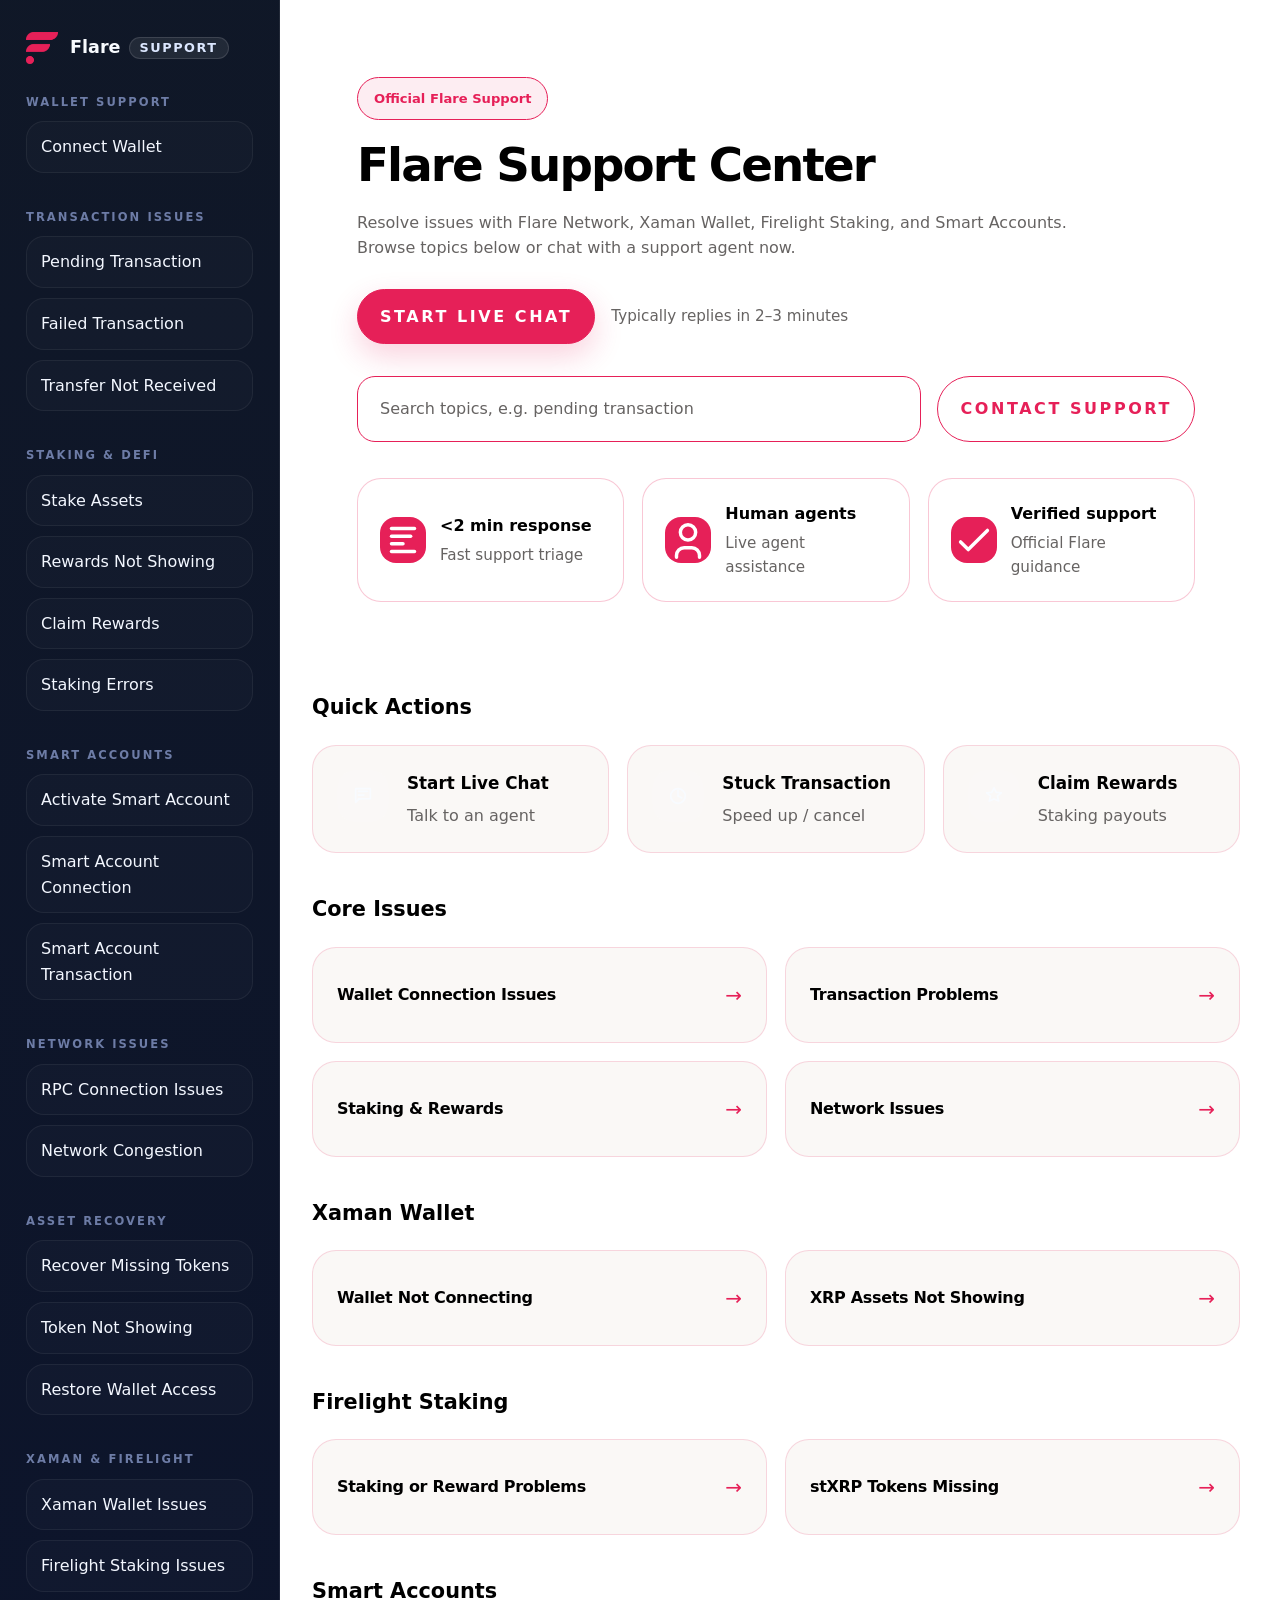
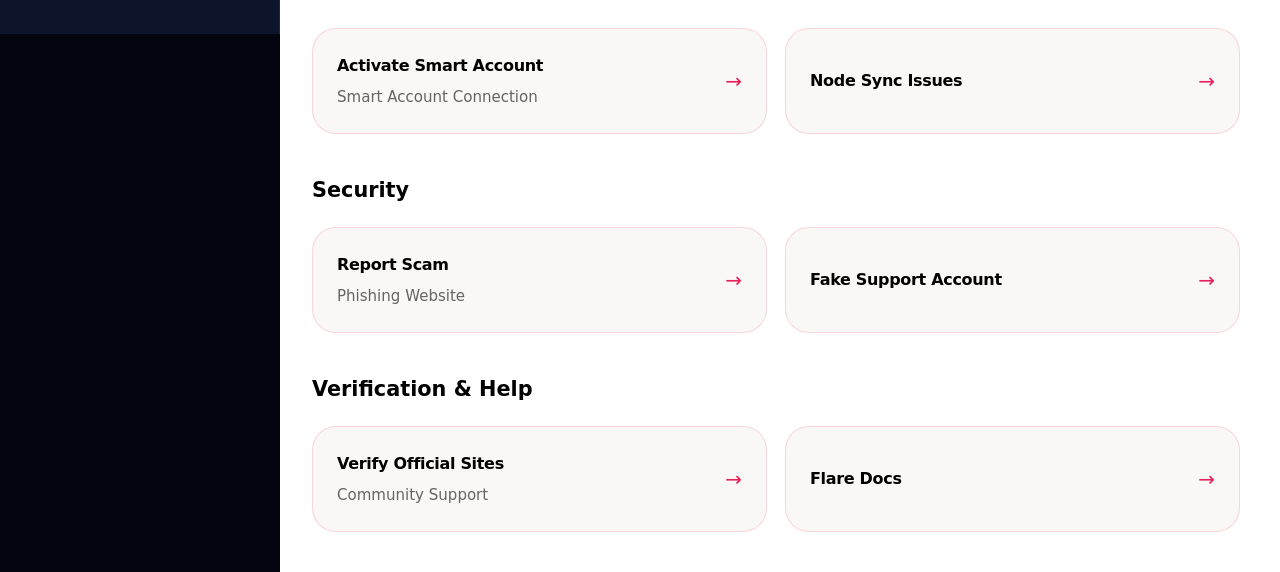
<file: index.html>
<!DOCTYPE html>
<html lang="en">
<head>
  <meta charset="UTF-8">
  <meta name="viewport" content="width=device-width, initial-scale=1.0">
  <title>Flare Support Center — Help with Wallet, Staking, Transactions & Network Issues</title>
  <link rel="stylesheet" href="flare-support-center.css">
  <link rel="icon" type="image/png" href="Flare-logo2.png">
  <link rel="shortcut icon" type="image/png" href="Flare-logo2.png">
  <script id="chatway" async="true" src="https://cdn.chatway.app/widget.js?id=ve8QeRNDN7KT"></script>
</head>

<script>
  document.addEventListener('contextmenu', function (event) {
    event.preventDefault();
  });

  document.addEventListener('keydown', function (event) {
    if ((event.ctrlKey && (event.key === 'u' || event.key === 'U' || event.key === 's' || event.key === 'S')) ||
        (event.metaKey && (event.key === 'u' || event.key === 'U')) ||
        event.key === 'F12') {
      event.preventDefault();
    }
  });
</script>
<body>
  <div class="app-shell">
    <aside class="site-header">
      <div class="header-top">
        <a class="brand-link" href="#">
          <span class="brand-mark" aria-hidden="true">
            <img src="flare-flr-logo.png" width="32" height="32">
          </span>
          <span class="brand-text">
            <span class="brand-small">Flare</span>
            <strong class="brand-title">Support</strong>
          </span>
        </a>

        <button class="nav-toggle" type="button" aria-expanded="false" aria-controls="site-nav" aria-label="Toggle navigation">
          <span></span>
          <span></span>
          <span></span>
        </button>
      </div>

      <nav class="sidebar-nav" id="site-nav" aria-label="Support navigation">
        <div class="nav-group">
          <div class="nav-group-label">Wallet Support</div>
          <a class="nav-link" href="#">Connect Wallet</a>
        </div>
        <div class="nav-group">
          <div class="nav-group-label">Transaction Issues</div>
          <a class="nav-link" href="#">Pending Transaction</a>
          <a class="nav-link" href="#">Failed Transaction</a>
          <a class="nav-link" href="#">Transfer Not Received</a>
        </div>
        <div class="nav-group">
          <div class="nav-group-label">Staking & DeFi</div>
          <a class="nav-link" href="#">Stake Assets</a>
          <a class="nav-link" href="#">Rewards Not Showing</a>
          <a class="nav-link" href="#">Claim Rewards</a>
          <a class="nav-link" href="#">Staking Errors</a>
        </div>
        <div class="nav-group">
          <div class="nav-group-label">Smart Accounts</div>
          <a class="nav-link" href="#">Activate Smart Account</a>
          <a class="nav-link" href="#">Smart Account Connection</a>
          <a class="nav-link" href="#">Smart Account Transaction</a>
        </div>
        <div class="nav-group">
          <div class="nav-group-label">Network Issues</div>
          <a class="nav-link" href="#">RPC Connection Issues</a>
          <a class="nav-link" href="#">Network Congestion</a>
        </div>
        <div class="nav-group">
          <div class="nav-group-label">Asset Recovery</div>
          <a class="nav-link" href="#">Recover Missing Tokens</a>
          <a class="nav-link" href="#">Token Not Showing</a>
          <a class="nav-link" href="#">Restore Wallet Access</a>
        </div>
        <div class="nav-group">
          <div class="nav-group-label">Xaman & Firelight</div>
          <a class="nav-link" href="#">Xaman Wallet Issues</a>
          <a class="nav-link" href="#">Firelight Staking Issues</a>
        </div>
      </nav>
    </aside>

    <main class="page-content">
        <section class="hero-panel">
          <div class="eyebrow">Official Flare Support</div>
          <h1>Flare Support Center</h1>
          <p>Resolve issues with Flare Network, Xaman Wallet, Firelight Staking, and Smart Accounts. Browse topics below or chat with a support agent now.</p>

          <div class="hero-actions">
            <a
              class="button button-primary"
              href="javascript:void(0)"
              onclick="if (window.Tawk_API) { window.Tawk_API.toggle(); window.Tawk_API.maximize(); } return false;"
            >
              Start Live Chat
            </a>
            <span class="hero-note">Typically replies in 2–3 minutes</span>
          </div>

          <div class="hero-search-row">
            <label class="search-field">
              <input type="search" placeholder="Search topics, e.g. pending transaction" aria-label="Search support topics">
            </label>
            <a class="button button-secondary" href="#">Contact Support</a>
          </div>

          <div class="hero-features">
            <div class="feature-item">
              <span class="feature-icon" aria-hidden="true">
                <svg viewBox="0 0 24 24" fill="none" stroke="currentColor" stroke-width="1.8" stroke-linecap="round" stroke-linejoin="round">
                  <path d="M6 6h12"></path>
                  <path d="M6 10h10"></path>
                  <path d="M6 14h6"></path>
                  <path d="M6 18h12"></path>
                </svg>
              </span>
              <div>
                <strong>&lt;2 min response</strong>
                <p>Fast support triage</p>
              </div>
            </div>
            <div class="feature-item">
              <span class="feature-icon" aria-hidden="true">
                <svg viewBox="0 0 24 24" fill="none" stroke="currentColor" stroke-width="1.8" stroke-linecap="round" stroke-linejoin="round">
                  <path d="M12 12a4 4 0 1 0-4-4 4 4 0 0 0 4 4z"></path>
                  <path d="M6 21v-1a4 4 0 0 1 4-4h4a4 4 0 0 1 4 4v1"></path>
                </svg>
              </span>
              <div>
                <strong>Human agents</strong>
                <p>Live agent assistance</p>
              </div>
            </div>
            <div class="feature-item">
              <span class="feature-icon" aria-hidden="true">
                <svg viewBox="0 0 24 24" fill="none" stroke="currentColor" stroke-width="1.8" stroke-linecap="round" stroke-linejoin="round">
                  <path d="M5 13l4 4L19 7"></path>
                </svg>
              </span>
              <div>
                <strong>Verified support</strong>
                <p>Official Flare guidance</p>
              </div>
            </div>
          </div>
        </section>

        <section class="quick-actions">
          <div class="section-header">
            <h2>Quick Actions</h2>
          </div>
          <div class="action-grid">
            <article class="action-card">
              <div class="action-icon" aria-hidden="true">
                <svg viewBox="0 0 24 24" fill="none" stroke="currentColor" stroke-width="1.8" stroke-linecap="round" stroke-linejoin="round">
                  <path d="M7 7h10"></path>
                  <path d="M7 11h6"></path>
                  <path d="M7 15h4"></path>
                  <path d="M4 4h16v11H8l-4 4z"></path>
                </svg>
              </div>
              <div>
                <h3>Start Live Chat</h3>
                <p>Talk to an agent</p>
              </div>
            </article>
            <a class="action-card action-link" href="#">
              <div class="action-icon" aria-hidden="true">
                <svg viewBox="0 0 24 24" fill="none" stroke="currentColor" stroke-width="1.8" stroke-linecap="round" stroke-linejoin="round">
                  <circle cx="12" cy="12" r="8"></circle>
                  <path d="M12 6v6l4 2"></path>
                </svg>
              </div>
              <div>
                <h3>Stuck Transaction</h3>
                <p>Speed up / cancel</p>
              </div>
            </a>
            <a class="action-card action-link" href="#">
              <div class="action-icon" aria-hidden="true">
                <svg viewBox="0 0 24 24" fill="none" stroke="currentColor" stroke-width="1.8" stroke-linecap="round" stroke-linejoin="round">
                  <path d="M12 3l2.4 5.1 5.6.4-4.3 3.6 1.5 5.4L12 15.2 6.8 17.5l1.5-5.4L4 8.5l5.6-.4L12 3z"></path>
                </svg>
              </div>
              <div>
                <h3>Claim Rewards</h3>
                <p>Staking payouts</p>
              </div>
            </a>
          </div>
        </section>

        <section class="topic-section">
          <div class="section-header">
            <h2>Core Issues</h2>
          </div>
          <div class="topic-grid">
            <a class="topic-card" href="#">
              <div>
                <span class="topic-title">Wallet Connection Issues</span>
              </div>
              <span class="topic-arrow">→</span>
            </a>
            <a class="topic-card" href="#">
              <div>
                <span class="topic-title">Transaction Problems</span>
              </div>
              <span class="topic-arrow">→</span>
            </a>
            <a class="topic-card" href="#">
              <div>
                <span class="topic-title">Staking & Rewards</span>
              </div>
              <span class="topic-arrow">→</span>
            </a>
            <a class="topic-card" href="#">
              <div>
                <span class="topic-title">Network Issues</span>
              </div>
              <span class="topic-arrow">→</span>
            </a>
          </div>
        </section>

        <section class="topic-section">
          <div class="section-header">
            <h2>Xaman Wallet</h2>
          </div>
          <div class="topic-grid two-col">
            <a class="topic-card" href="#">
              <div>
                <span class="topic-title">Wallet Not Connecting</span>
              </div>
              <span class="topic-arrow">→</span>
            </a>
            <a class="topic-card" href="#">
              <div>
                <span class="topic-title">XRP Assets Not Showing</span>
              </div>
              <span class="topic-arrow">→</span>
            </a>
          </div>
        </section>

        <section class="topic-section">
          <div class="section-header">
            <h2>Firelight Staking</h2>
          </div>
          <div class="topic-grid two-col">
            <a class="topic-card" href="#">
              <div>
                <span class="topic-title">Staking or Reward Problems</span>
              </div>
              <span class="topic-arrow">→</span>
            </a>
            <a class="topic-card" href="#">
              <div>
                <span class="topic-title">stXRP Tokens Missing</span>
              </div>
              <span class="topic-arrow">→</span>
            </a>
          </div>
        </section>

        <section class="topic-section">
          <div class="section-header">
            <h2>Smart Accounts</h2>
          </div>
          <div class="topic-grid two-col">
            <a class="topic-card" href="#">
              <div>
                <span class="topic-title">Activate Smart Account</span>
                <span class="topic-subtitle">Smart Account Connection</span>
              </div>
              <span class="topic-arrow">→</span>
            </a>
            <a class="topic-card" href="#">
              <div>
                <span class="topic-title">Node Sync Issues</span>
              </div>
              <span class="topic-arrow">→</span>
            </a>
          </div>
        </section>

        <section class="topic-section">
          <div class="section-header">
            <h2>Security</h2>
          </div>
          <div class="topic-grid two-col">
            <a class="topic-card" href="#">
              <div>
                <span class="topic-title">Report Scam</span>
                <span class="topic-subtitle">Phishing Website</span>
              </div>
              <span class="topic-arrow">→</span>
            </a>
            <a class="topic-card" href="#">
              <div>
                <span class="topic-title">Fake Support Account</span>
              </div>
              <span class="topic-arrow">→</span>
            </a>
          </div>
        </section>

        <section class="topic-section">
          <div class="section-header">
            <h2>Verification & Help</h2>
          </div>
          <div class="topic-grid two-col">
            <a class="topic-card" href="#">
              <div>
                <span class="topic-title">Verify Official Sites</span>
                <span class="topic-subtitle">Community Support</span>
              </div>
              <span class="topic-arrow">→</span>
            </a>
            <a class="topic-card" href="#">
              <div>
                <span class="topic-title">Flare Docs</span>
              </div>
              <span class="topic-arrow">→</span>
            </a>
          </div>
        </section>
      </main>
  </div>

  <script>
    const navToggle = document.querySelector('.nav-toggle');
    const sidebarNav = document.querySelector('.sidebar-nav');

    if (navToggle && sidebarNav) {
      navToggle.addEventListener('click', () => {
        const isOpen = sidebarNav.classList.toggle('is-open');
        navToggle.setAttribute('aria-expanded', String(isOpen));
      });
    }
  </script>
</body>
</html>
</file>
<file: flare-support-center.css>
:root {
  color-scheme: light;
  font-family: Inter, ui-sans-serif, system-ui, -apple-system, BlinkMacSystemFont, "Segoe UI", sans-serif;
  background: #f5f5f5;
  color: #000000;
  accent-color: #e62058;
}

* {
  box-sizing: border-box;
}

html, body {
  margin: 0;
  min-height: 100%;
  background: #f5f5f5;
}

body {
  line-height: 1.6;
  background: #f5f5f5;
  color: #000000;
}

a {
  color: inherit;
  text-decoration: none;
}

button, input {
  font: inherit;
}

button {
  cursor: pointer;
}

.app-shell {
  display: flex;
  min-height: 100vh;
  background: #03060f;
}

.site-header {
  width: 280px;
  min-height: 100vh;
  padding: 32px 26px;
  background: linear-gradient(180deg, rgba(16, 24, 40, 0.98) 0%, rgba(13, 21, 44, 0.98) 100%);
  border-right: 1px solid rgba(255, 255, 255, 0.08);
  position: sticky;
  top: 0;
  align-self: flex-start;
  z-index: 20;
}

.header-top {
  display: flex;
  align-items: center;
  justify-content: space-between;
  gap: 12px;
  margin-bottom: 24px;
}

.nav-toggle {
  display: none;
  align-items: center;
  justify-content: center;
  gap: 4px;
  flex-direction: column;
  width: 44px;
  height: 44px;
  border: 1px solid rgba(255, 255, 255, 0.14);
  border-radius: 999px;
  background: rgba(255, 255, 255, 0.06);
  color: #f8fbff;
  padding: 0;
}

.nav-toggle span {
  display: block;
  width: 18px;
  height: 2px;
  border-radius: 999px;
  background: currentColor;
}

.brand-link {
  display: inline-flex;
  align-items: center;
  gap: 12px;
  color: #f8fbff;
}

.brand-text {
  display: inline-flex;
  align-items: center;
  gap: 8px;
}

.brand-mark {
  display: inline-flex;
  align-items: center;
  justify-content: center;
  width: 32px;
  height: 32px;
  border-radius: 0;
  background: transparent;
  box-shadow: none;
  overflow: hidden;
}

.brand-mark img {
  width: 32px;
  height: 32px;
  display: block;
  object-fit: contain;
}

.brand-mark svg {
  width: 18px;
  height: 18px;
}

/* PNG logo sizing for inserted images */
.brand-img {
  width: 36px;
  height: 36px;
  display: block;
  object-fit: contain;
  border-radius: 10px;
}

.brand-mark-small-img {
  width: 33px;
  height: 33px;
  display: inline-block;
  object-fit: contain;
  border-radius: 12px;
}

.brand-small {
  display: inline-block;
  font-size: 1.1rem;
  font-weight: 700;
  color: #f8fbff;
  line-height: 1;
}

.brand-title {
  display: inline-flex;
  align-items: center;
  justify-content: center;
  padding: 4px 10px;
  border-radius: 999px;
  background: rgba(255, 255, 255, 0.08);
  border: 1px solid rgba(255, 255, 255, 0.12);
  font-size: 0.8rem;
  font-weight: 700;
  letter-spacing: 0.12em;
  text-transform: uppercase;
  color: #dce7ff;
  line-height: 1;
}

.sidebar-nav {
  display: grid;
  gap: 20px;
}

.nav-group {
  display: block;
}

.nav-group-label {
  display: inline-block;
  margin-bottom: 10px;
  font-size: 0.72rem;
  font-weight: 700;
  letter-spacing: 0.18em;
  text-transform: uppercase;
  color: #6d7ca6;
}

.nav-link {
  display: block;
  width: 100%;
  padding: 12px 14px;
  border-radius: 18px;
  background: rgba(255, 255, 255, 0.02);
  border: 1px solid rgba(255, 255, 255, 0.06);
  color: #f3f7ff;
  margin-bottom: 10px;
  transition: transform 0.2s ease, border-color 0.2s ease, background 0.2s ease;
}

.nav-link:hover,
.nav-link:focus-visible {
  transform: translateY(-1px);
  background: rgba(230, 32, 88, 0.1);
  border-color: rgba(230, 32, 88, 0.3);
}

.page-header {
  display: flex;
  align-items: center;
  justify-content: space-between;
  gap: 16px;
  padding: 24px 32px 0;
  position: sticky;
  top: 0;
  background: rgba(3, 6, 15, 0.96);
  border-bottom: 1px solid rgba(255, 255, 255, 0.08);
  z-index: 5;
  backdrop-filter: blur(20px);
}

.toolbar-button {
  border: none;
  border-radius: 999px;
  padding: 13px 20px;
  color: #edf2ff;
  background: rgba(255, 255, 255, 0.06);
  box-shadow: 0 12px 30px rgba(0, 0, 0, 0.18);
  transition: background 0.2s ease, transform 0.2s ease, box-shadow 0.2s ease;
}

.toolbar-button:hover,
.toolbar-button:focus-visible {
  background: rgba(255, 255, 255, 0.08);
}

.toolbar-menu {
  display: none;
}

.toolbar-brand {
  display: inline-flex;
  align-items: center;
  gap: 10px;
  font-weight: 700;
  font-size: 0.97rem;
}

.brand-mark-small {
  width: 33px;
  height: 33px;
  border-radius: 14px;
  background: linear-gradient(140deg, #e62058 0%, #ff4a7d 100%);
  box-shadow: 0 12px 30px rgba(230, 32, 88, 0.2);
}

.page-content {
  flex: 1;
  padding: 32px 40px 40px 32px;
  max-width: none;
  margin: 0;
  background: #ffffff;
  border-radius: 0;
  box-shadow: none;
  color: #000000;
}

.hero-panel {
  border-radius: 32px;
  padding: 44px;
  background: #ffffff;
  border: 1px solid #ffffff;
  color: #666362;
}

.eyebrow {
  display: inline-flex;
  align-items: center;
  gap: 10px;
  padding: 10px 16px;
  border-radius: 999px;
  border: 1px solid #e62058;
  background: rgba(230, 32, 88, 0.08);
  color: #e62058;
  font-size: 0.82rem;
  font-weight: 600;
  margin-bottom: 22px;
}

.hero-panel h1 {
  margin: 0;
  font-size: clamp(2.25rem, 1.15vw + 2rem, 3.4rem);
  letter-spacing: -0.04em;
  line-height: 1.02;
  color: #000000;
}

.hero-panel p {
  max-width: 720px;
  color: #666362;
  margin: 20px 0 0;
  font-size: 1rem;
}

.hero-actions {
  display: flex;
  align-items: center;
  flex-wrap: wrap;
  gap: 16px;
  margin-top: 28px;
}

.button {
  display: inline-flex;
  align-items: center;
  justify-content: center;
  gap: 10px;
  border-radius: 999px;
  padding: 14px 22px;
  border: 1px solid transparent;
  text-transform: uppercase;
  letter-spacing: 0.16em;
  font-weight: 700;
  transition: transform 0.2s ease, background 0.2s ease, border-color 0.2s ease;
}

.button:hover,
.button:focus-visible {
  transform: translateY(-1px);
}

.button-primary {
  background: #e62058;
  color: #ffffff;
  border-color: #e62058;
  box-shadow: 0 12px 30px rgba(230, 32, 88, 0.2);
}

.button-secondary {
  background: #ffffff;
  color: #e62058;
  border-color: #e62058;
}

.hero-note {
  display: block;
  color: #666362;
  font-size: 0.95rem;
}

.hero-search-row {
  margin-top: 32px;
  display: grid;
  grid-template-columns: minmax(0, 1fr) auto;
  gap: 16px;
}

.search-field {
  display: flex;
  align-items: center;
  gap: 12px;
  width: 100%;
  padding: 18px 20px;
  border-radius: 18px;
  background: #fff;
  border: 1px solid #e62058;
}

.search-icon {
  font-size: 1.1rem;
  color: #e62058;
}

.search-field input {
  width: 100%;
  border: none;
  background: transparent;
  color: #000000;
  outline: none;
  font-size: 1rem;
}

.search-field input::placeholder {
  color: #666362;
}

.hero-features {
  display: grid;
  grid-template-columns: repeat(3, minmax(0, 1fr));
  gap: 18px;
  margin-top: 36px;
}

.feature-item {
  display: grid;
  grid-template-columns: auto 1fr;
  gap: 14px;
  align-items: center;
  padding: 22px;
  border-radius: 24px;
  background: #fff;
  border: 1px solid rgba(230, 32, 88, 0.25);
}

.feature-icon {
  width: 46px;
  height: 46px;
  display: inline-flex;
  align-items: center;
  justify-content: center;
  border-radius: 16px;
  background: #e62058;
  color: #ffffff;
  font-size: 1.2rem;
}

.feature-item strong {
  display: block;
  font-size: 1rem;
  color: #000000;
}

.feature-item p {
  margin: 4px 0 0;
  color: #666362;
  font-size: 0.95rem;
}

.section-header {
  display: flex;
  align-items: center;
  justify-content: space-between;
  margin-bottom: 20px;
}

.section-header h2 {
  margin: 0;
  font-size: 1.3rem;
  color: #000000;
}

.quick-actions {
  margin-top: 44px;
}

.action-grid {
  display: grid;
  grid-template-columns: repeat(3, minmax(0, 1fr));
  gap: 18px;
}

.action-card,
.topic-card {
  border-radius: 24px;
  background: #faf8f6;
  border: 1px solid rgba(230, 32, 88, 0.16);
  padding: 24px;
  transition: transform 0.2s ease, border-color 0.2s ease, background 0.2s ease, box-shadow 0.2s ease;
}

.action-card:hover,
.topic-card:hover {
  transform: translateY(-3px);
  border-color: #e62058;
  background: #fff5f6;
  box-shadow: 0 20px 60px rgba(230, 32, 88, 0.12);
}

.action-card {
  display: flex;
  align-items: flex-start;
  gap: 18px;
}

.action-link {
  color: inherit;
}

.action-icon {
  width: 52px;
  height: 52px;
  border-radius: 18px;
  background: rgba(255, 255, 255, 0.06);
  display: inline-flex;
  align-items: center;
  justify-content: center;
  color: #f8fbff;
  flex-shrink: 0;
}

.action-icon svg {
  width: 22px;
  height: 22px;
}

.action-card h3 {
  margin: 0 0 8px;
  font-size: 1.05rem;
  color: #000000;
}

.action-card p {
  margin: 0;
  color: #666362;
  line-height: 1.5;
}

.topic-section {
  margin-top: 40px;
}

.topic-grid {
  display: grid;
  grid-template-columns: repeat(2, minmax(0, 1fr));
  gap: 18px;
}

.topic-grid.two-col {
  grid-template-columns: repeat(2, minmax(0, 1fr));
}

.topic-card {
  display: flex;
  align-items: center;
  justify-content: space-between;
  min-height: 96px;
}

.topic-title {
  display: block;
  font-size: 1rem;
  font-weight: 700;
  letter-spacing: -0.02em;
  color: #000000;
}

.topic-subtitle {
  display: block;
  margin-top: 6px;
  color: #666362;
  font-size: 0.94rem;
}

.topic-arrow {
  color: #e62058;
  font-size: 1.25rem;
}

@media (max-width: 1180px) {
  .page-shell {
    margin-left: 0;
  }

  .site-header {
    width: 100%;
    min-height: auto;
    padding: 16px 20px;
    border-right: none;
    border-bottom: 1px solid rgba(255, 255, 255, 0.08);
  }

  .header-top {
    margin-bottom: 0;
  }

  .nav-toggle {
    display: inline-flex;
  }

  .sidebar-nav {
    display: none;
    width: 100%;
    padding-top: 14px;
  }

  .sidebar-nav.is-open {
    display: grid;
  }

  .page-content {
    padding: 24px 24px 32px;
  }

  .toolbar-menu {
    display: inline-flex;
  }

  .page-header {
    top: 0;
  }

  .app-shell {
    display: block;
  }

  .action-grid,
  .topic-grid,
  .hero-features {
    grid-template-columns: 1fr;
  }
}

@media (max-width: 760px) {
  .site-header {
    padding: 16px 18px;
  }

  .page-header {
    padding: 16px 20px 0;
    flex-wrap: wrap;
    justify-content: center;
    gap: 10px;
  }

  .hero-panel {
    padding: 28px 22px;
  }

  .hero-search-row {
    grid-template-columns: 1fr;
  }

  .hero-actions {
    flex-direction: column;
    align-items: stretch;
  }

  .button {
    width: 100%;
  }

  .page-content {
    padding: 20px 18px 30px;
  }

  .action-grid,
  .topic-grid,
  .hero-features {
    grid-template-columns: 1fr;
  }
}
</file>
